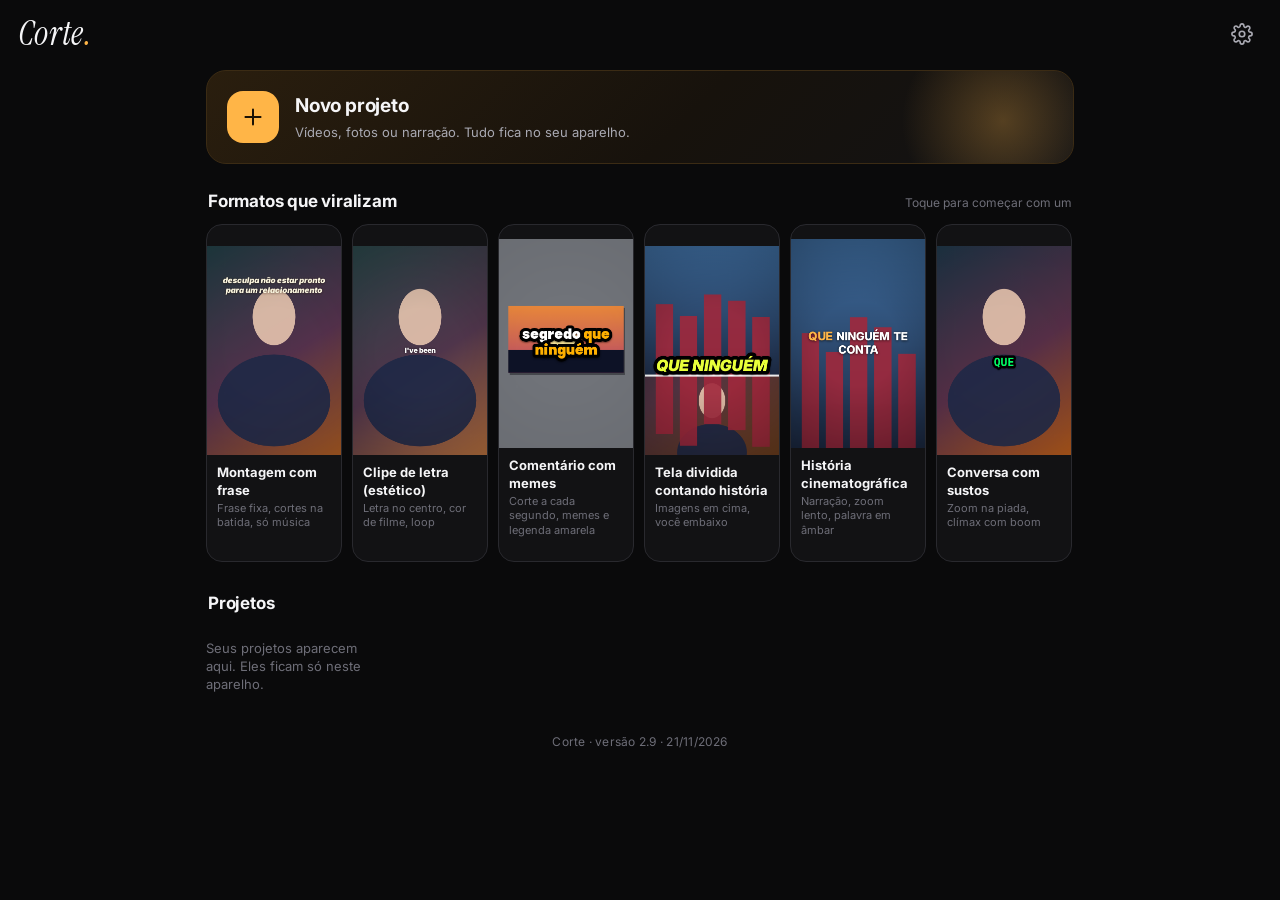
<file: index.html>
<!doctype html>
<html lang="pt-BR">
<head>
<meta charset="utf-8">
<meta name="viewport" content="width=device-width, initial-scale=1, viewport-fit=cover, interactive-widget=resizes-content">
<meta name="theme-color" content="#0A0A0B">
<meta name="apple-mobile-web-app-capable" content="yes">
<meta name="apple-mobile-web-app-status-bar-style" content="black-translucent">
<meta name="apple-mobile-web-app-title" content="Corte">
<meta name="corte-build" content="2.9">
<title>Corte — editor de vídeo com IA</title>
<link rel="manifest" href="manifest.webmanifest">
<link rel="apple-touch-icon" href="icons/icon-180.png">
<link rel="icon" href="icons/icon-192.png">
<link rel="preconnect" href="https://fonts.googleapis.com">
<link rel="preconnect" href="https://fonts.gstatic.com" crossorigin>
<link rel="stylesheet" href="https://fonts.googleapis.com/css2?family=Inter:wght@400;500;600;700;800;900&family=Instrument+Serif:ital@0;1&display=swap">
<link rel="stylesheet" href="css/app.css">
</head>
<body>
<input type="file" id="fileIn" accept="video/*,image/*,audio/*" multiple hidden>
<input type="file" id="musicIn" accept="audio/*,video/*" hidden>
<input type="file" id="refIn" accept="video/*" hidden>

<!-- ===================== INÍCIO ===================== -->
<section id="home" class="screen">
  <header class="home-top">
    <div class="brand">Corte<span>.</span></div>
    <button class="icon-btn" id="btnSettings" aria-label="Ajustes"></button>
  </header>
  <div class="home-body">
    <button class="new-card" id="btnNew">
      <span class="plus" aria-hidden="true"></span>
      <span class="nc-text"><b>Novo projeto</b><small>Vídeos, fotos ou narração. Tudo fica no seu aparelho.</small></span>
    </button>
    <div class="row-head"><h2>Formatos que viralizam</h2><span>Toque para começar com um</span></div>
    <div class="style-rail" id="styleRail"></div>
    <div class="row-head"><h2>Projetos</h2><span id="projCount"></span></div>
    <div class="proj-grid" id="projGrid"></div>
    <p class="app-version" id="appVersion"></p>
  </div>
</section>

<!-- ===================== EDITOR ===================== -->
<section id="editor" class="screen" hidden>
  <header class="ed-top">
    <button class="icon-btn" id="btnBack" aria-label="Voltar para o início"></button>
    <input class="proj-name" id="projName" aria-label="Nome do projeto">
    <button class="pill" id="btnFormat"><span id="fmtLabel">9:16 · Reels</span></button>
    <button class="btn-export" id="btnExport">Exportar</button>
  </header>

  <div class="stage" id="stage">
    <div class="player" id="player">
      <canvas id="preview"></canvas>
      <canvas id="overlay" aria-hidden="true"></canvas>
      <div class="safe" id="safeGuide" hidden></div>
      <div class="empty" id="emptyState">
        <p class="e-title">Pronto para editar</p>
        <p class="e-sub">Diga o que você quer na barra abaixo, ou escolha um estilo.</p>
        <div class="e-media" id="emptyMedia"></div>
      </div>
      <div class="tr-pill" id="trPill" hidden></div>
      <div class="busy" id="busy" hidden><div class="spinner"></div><ol id="stages"></ol></div>
    </div>
  </div>

  <div class="transport">
    <span class="tc" id="tc">00:00.0</span>
    <button class="icon-btn" id="btnUndo" aria-label="Desfazer"></button>
    <button class="play" id="btnPlay" aria-label="Tocar"></button>
    <button class="icon-btn" id="btnRedo" aria-label="Refazer"></button>
    <span class="tc dim" id="tcTotal">00:00.0</span>
  </div>

  <div class="timeline" id="timeline">
    <div class="playhead" aria-hidden="true"></div>
    <div class="tl-scroll" id="tlScroll"><div class="tl-inner" id="tlInner"></div></div>
    <div class="tl-zoom"><button id="zoomOut" aria-label="Diminuir linha do tempo">−</button><button id="zoomIn" aria-label="Aumentar linha do tempo">+</button></div>
  </div>

  <div class="ai-bar" id="aiBar">
    <button class="ai-mic" id="btnMic" aria-label="Falar o pedido"><span class="ring"></span></button>
    <input id="aiInput" placeholder="Peça para a IA editar…" autocomplete="off" enterkeyhint="send">
    <button class="ai-send" id="btnSend" aria-label="Enviar pedido"></button>
  </div>
  <div class="reply" id="reply" hidden></div>

  <nav class="toolbar" id="toolbar" aria-label="Ferramentas"></nav>
</section>

<!-- folhas -->
<div class="sheet" id="sheet" hidden><div class="sheet-body" role="dialog" aria-modal="true" aria-labelledby="sheetTitle"><div class="grab"></div><button class="sheet-x" id="sheetX" aria-label="Fechar"></button><div id="sheetContent"></div></div></div>
<div class="toast" id="toast" role="status" aria-live="polite"></div>

<script type="module" src="js/app.js?v=2.9"></script>
</body>
</html>
</file>
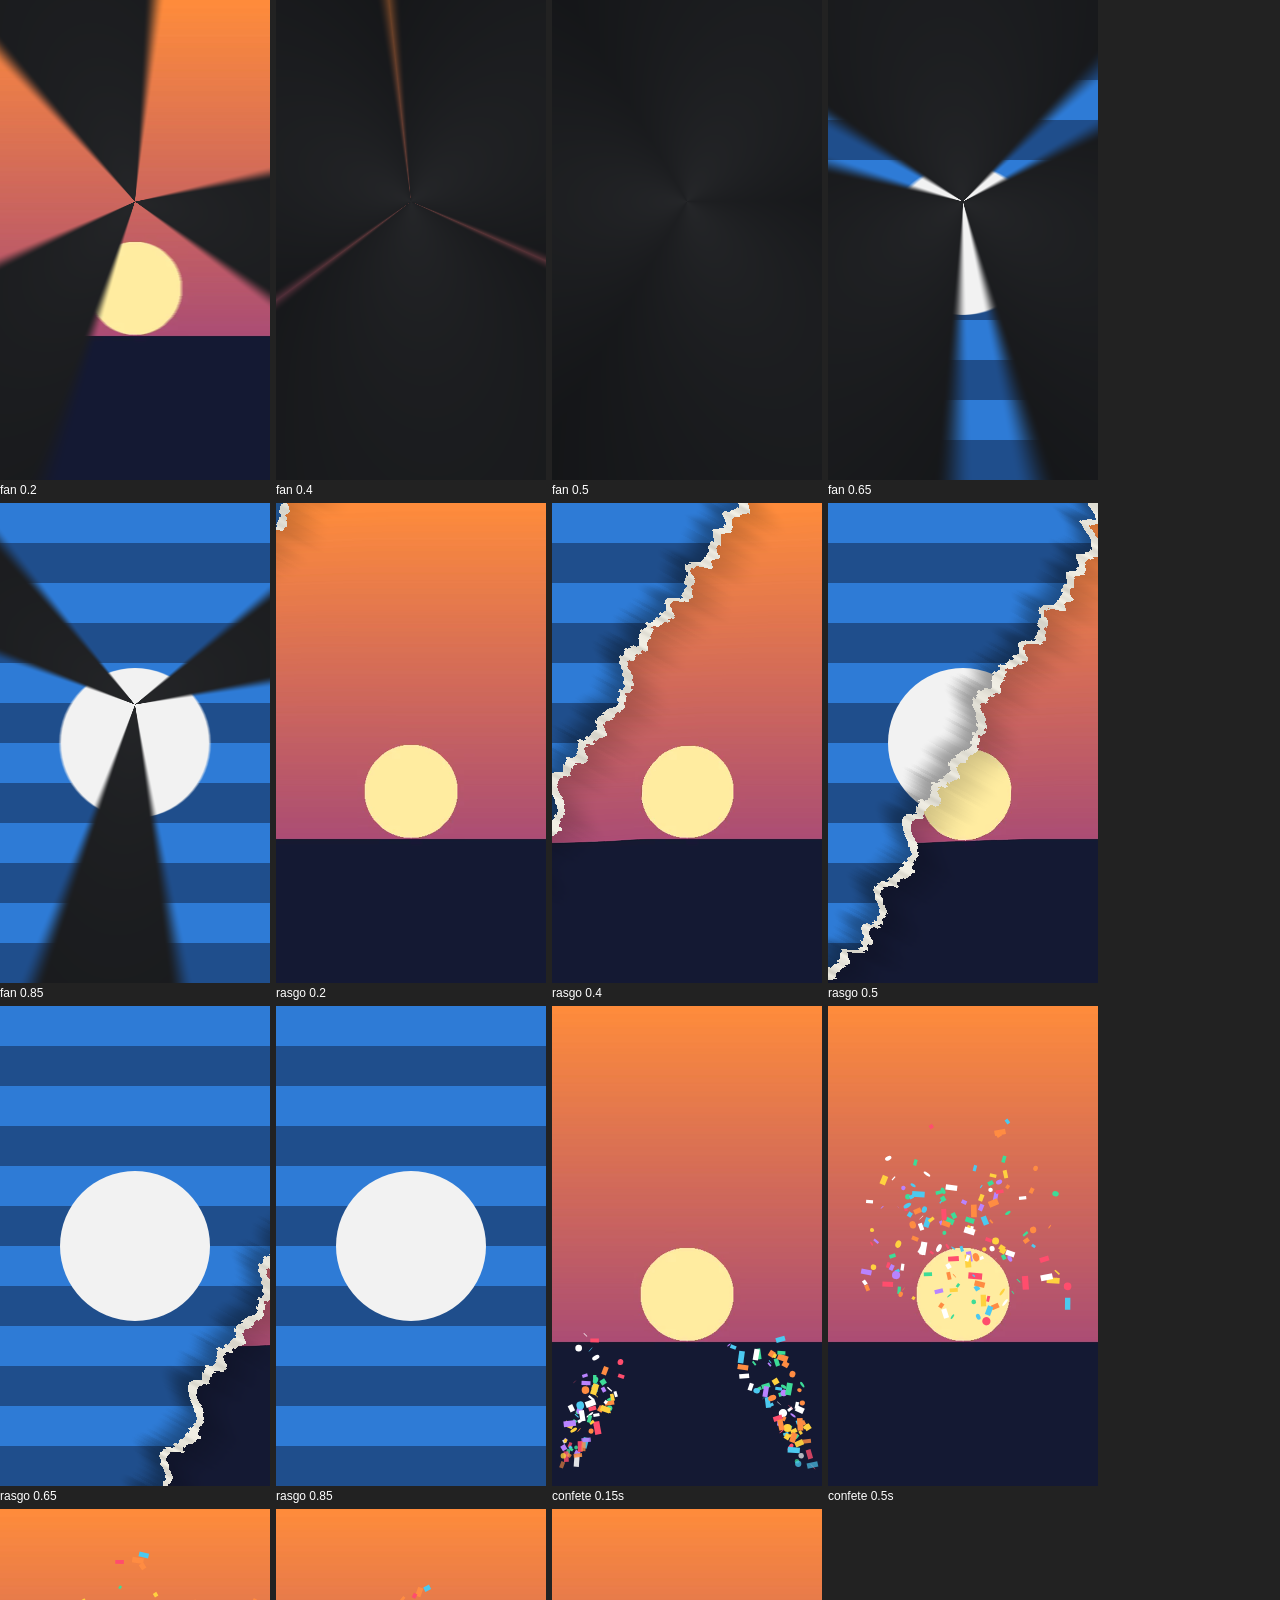
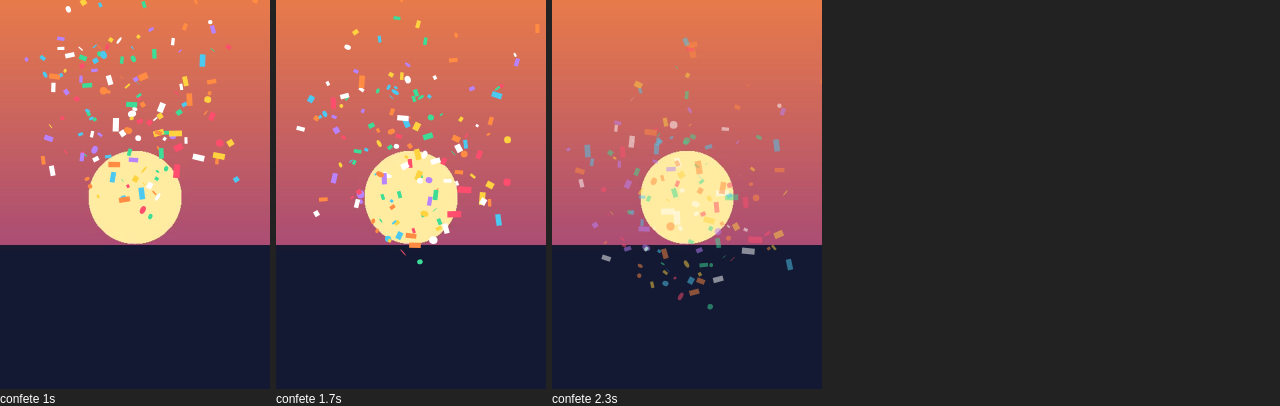
<file: tests/t_novidades.html>
<!doctype html><meta charset="utf-8"><body style="margin:0;background:#222">
<!-- Novidades de 21/11/2026: transições ventilador e papel rasgando (WebGL) e confete (canvas) -->
<div id="out" style="display:flex;flex-wrap:wrap;gap:6px"></div>
<script type="module">
import { Compositor } from '../js/engine/gl.js';
import { drawConfetti, drawTextBlock, ensureFonts, FONTS } from '../js/engine/captions.js';
await ensureFonts(Object.keys(FONTS));
const W = 270, H = 480;
const bg = new Image(); bg.src = 'bg.png'; await bg.decode();
// segunda imagem: listras azuis com um círculo (bem diferente da primeira)
const b2 = document.createElement('canvas'); b2.width = 540; b2.height = 960; const x = b2.getContext('2d');
for (let i = 0; i < 12; i++) { x.fillStyle = i % 2 ? '#1F4E8C' : '#2E7BD6'; x.fillRect(0, i * 80, 540, 80); }
x.fillStyle = '#F2F2F2'; x.beginPath(); x.arc(270, 480, 150, 0, 7); x.fill();
const add = (label, draw) => { const d = document.createElement('div'); d.style.cssText = 'color:#fff;font:12px sans-serif;width:' + W + 'px'; const c = document.createElement('canvas'); c.width = W; c.height = H; d.append(c, label); document.getElementById('out').append(d); draw(c); };
const gl = document.createElement('canvas'); gl.width = W; gl.height = H;
const comp = new Compositor(gl);
const A = { el: bg, crop: [0, 0, 1, 1], fit: false }, B = { el: b2, crop: [0, 0, 1, 1], fit: false };
for (const trans of ['fan', 'rasgo']) for (const mix of [0.2, 0.4, 0.5, 0.65, 0.85]) add(`${trans} ${mix}`, c => { comp.draw({ A, B, mix, trans, look: 'none', intensity: 0, time: 1 }); c.getContext('2d').drawImage(gl, 0, 0); });
for (const age of [0.15, 0.5, 1.0, 1.7, 2.3]) add(`confete ${age}s`, c => { const ctx = c.getContext('2d'); ctx.drawImage(bg, 0, 0, W, H); drawConfetti(ctx, age, 2.6, W, H, 1); });
window.done = true;
</script>
</file>
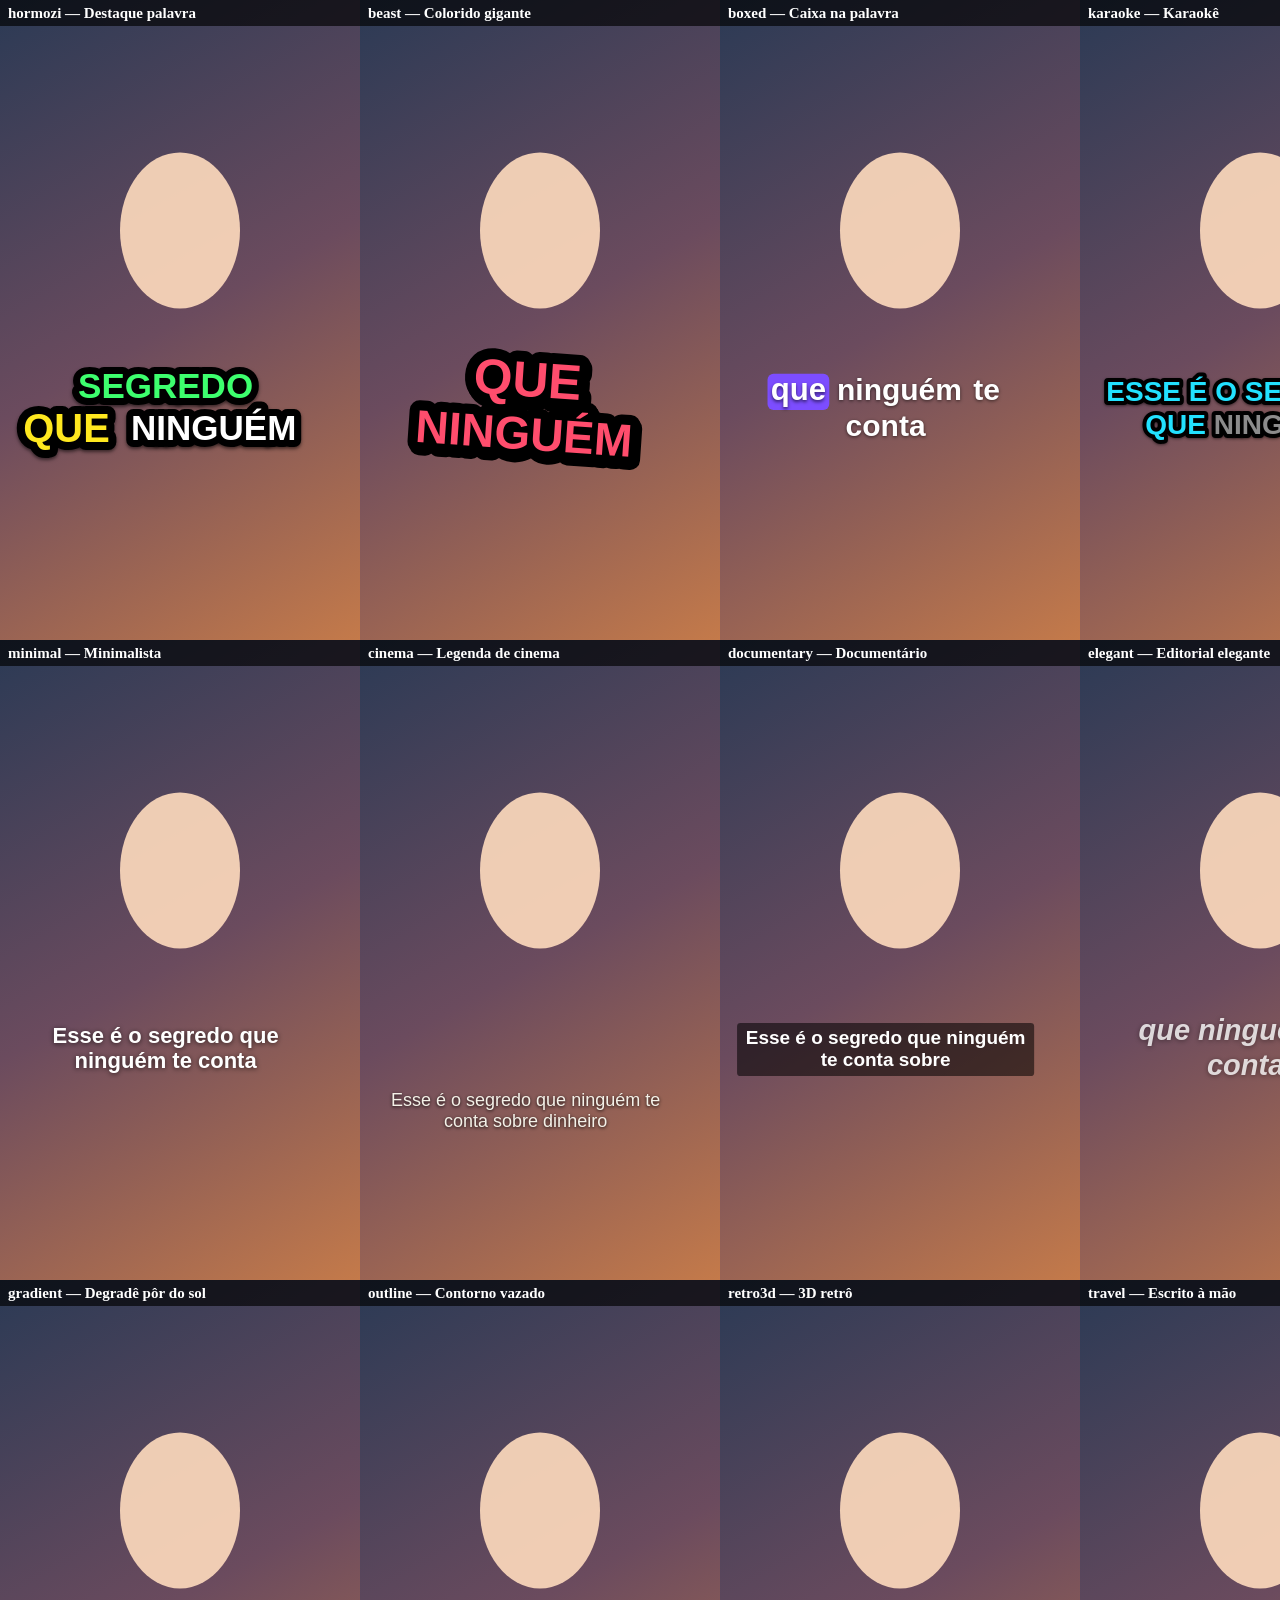
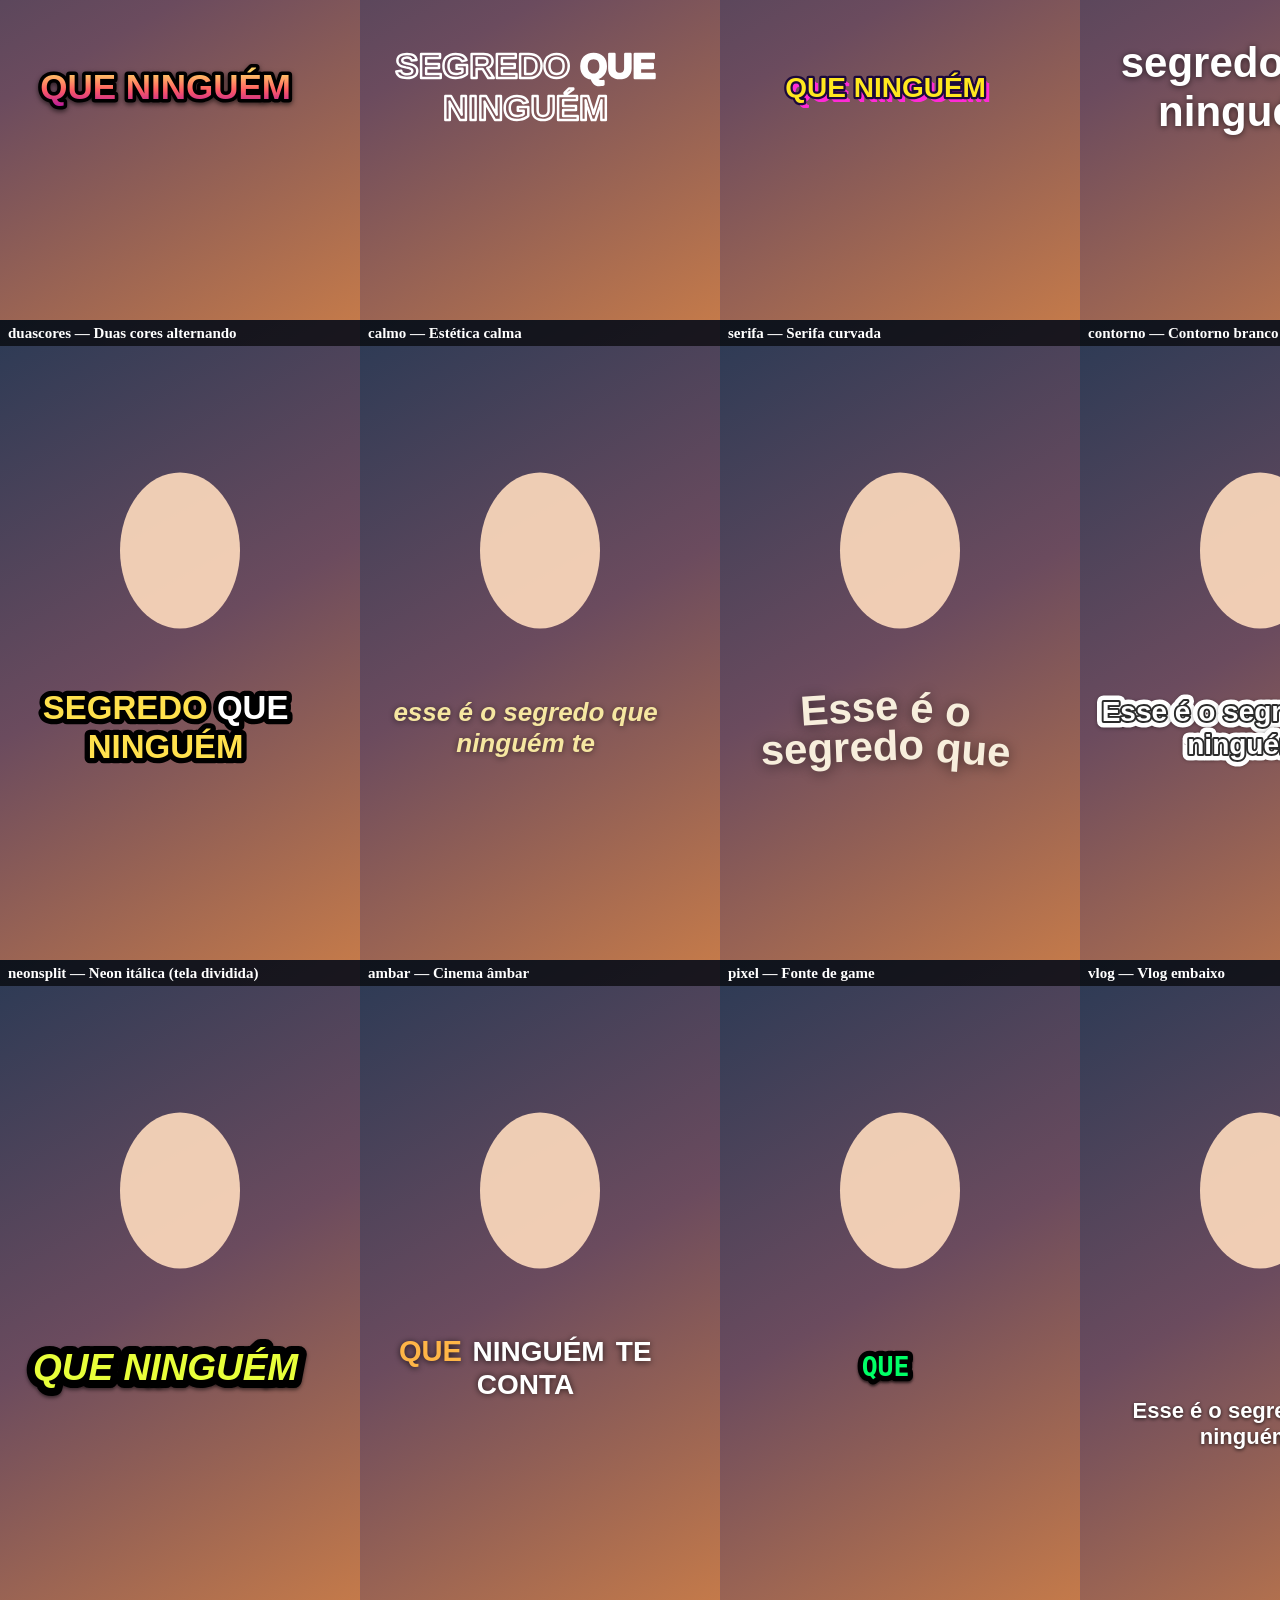
<file: tests/t_styles.html>
<!doctype html><meta charset=utf-8><body style="margin:0"><canvas id=c></canvas><script type=module>
import { CAPTION_STYLES, drawCaption, groupWords, markEmphasis, drawShape, SHAPES, ensureFonts, FONTS } from '../js/engine/captions.js';
const q = new URLSearchParams(location.search);
const W = 360, H = 640, cols = q.get('shapes') ? 4 : 6;
const ids = q.get('shapes') ? Object.keys(SHAPES) : Object.keys(CAPTION_STYLES);
const rows = Math.ceil(ids.length / cols);
const cv = document.getElementById('c'); cv.width = W * cols; cv.height = H * rows;
const ctx = cv.getContext('2d');
await ensureFonts(Object.keys(FONTS));
const words = 'Esse é o segredo que ninguém te conta sobre dinheiro'.split(' ').map((w, i) => ({ w, t0: i * 0.35, t1: i * 0.35 + 0.3 }));
ids.forEach((id, k) => {
  const ox = (k % cols) * W, oy = Math.floor(k / cols) * H;
  ctx.save(); ctx.translate(ox, oy);
  const g = ctx.createLinearGradient(0, 0, W, H); g.addColorStop(0, '#2b3a55'); g.addColorStop(0.5, '#6b4b5e'); g.addColorStop(1, '#c47a4a'); ctx.fillStyle = g; ctx.fillRect(0, 0, W, H);
  ctx.fillStyle = 'rgba(255,220,190,.9)'; ctx.beginPath(); ctx.ellipse(W * 0.5, H * 0.36, 60, 78, 0, 0, 7); ctx.fill();
  ctx.beginPath(); ctx.rect(0, 0, W, H); ctx.clip();
  if (q.get('shapes')) {
    drawShape(ctx, { shape: id, text: id === 'badge' ? 'SIGA PARA MAIS' : 'SIGA PARA MAIS', x: 0.5, y: id === 'arc' ? 0.2 : 0.45, size: 1, start: 0, dur: 10 }, 2.1, W, H, null);
  } else {
    const groups = groupWords(markEmphasis(words), id);
    drawCaption(ctx, groups, 1.6, id, { x: W * 0.06, y: H * 0.12, w: W * 0.8, h: H * 0.66 }, H * 0.64, {});
  }
  ctx.restore();
  ctx.fillStyle = '#000a'; ctx.fillRect(ox, oy, W, 26); ctx.fillStyle = '#fff'; ctx.font = '600 15px Inter'; ctx.fillText(id + ' — ' + (CAPTION_STYLES[id] || SHAPES[id]).label, ox + 8, oy + 18);
});
window.__r = { url: cv.toDataURL('image/png') };
window.__done = true;
</script>
</file>
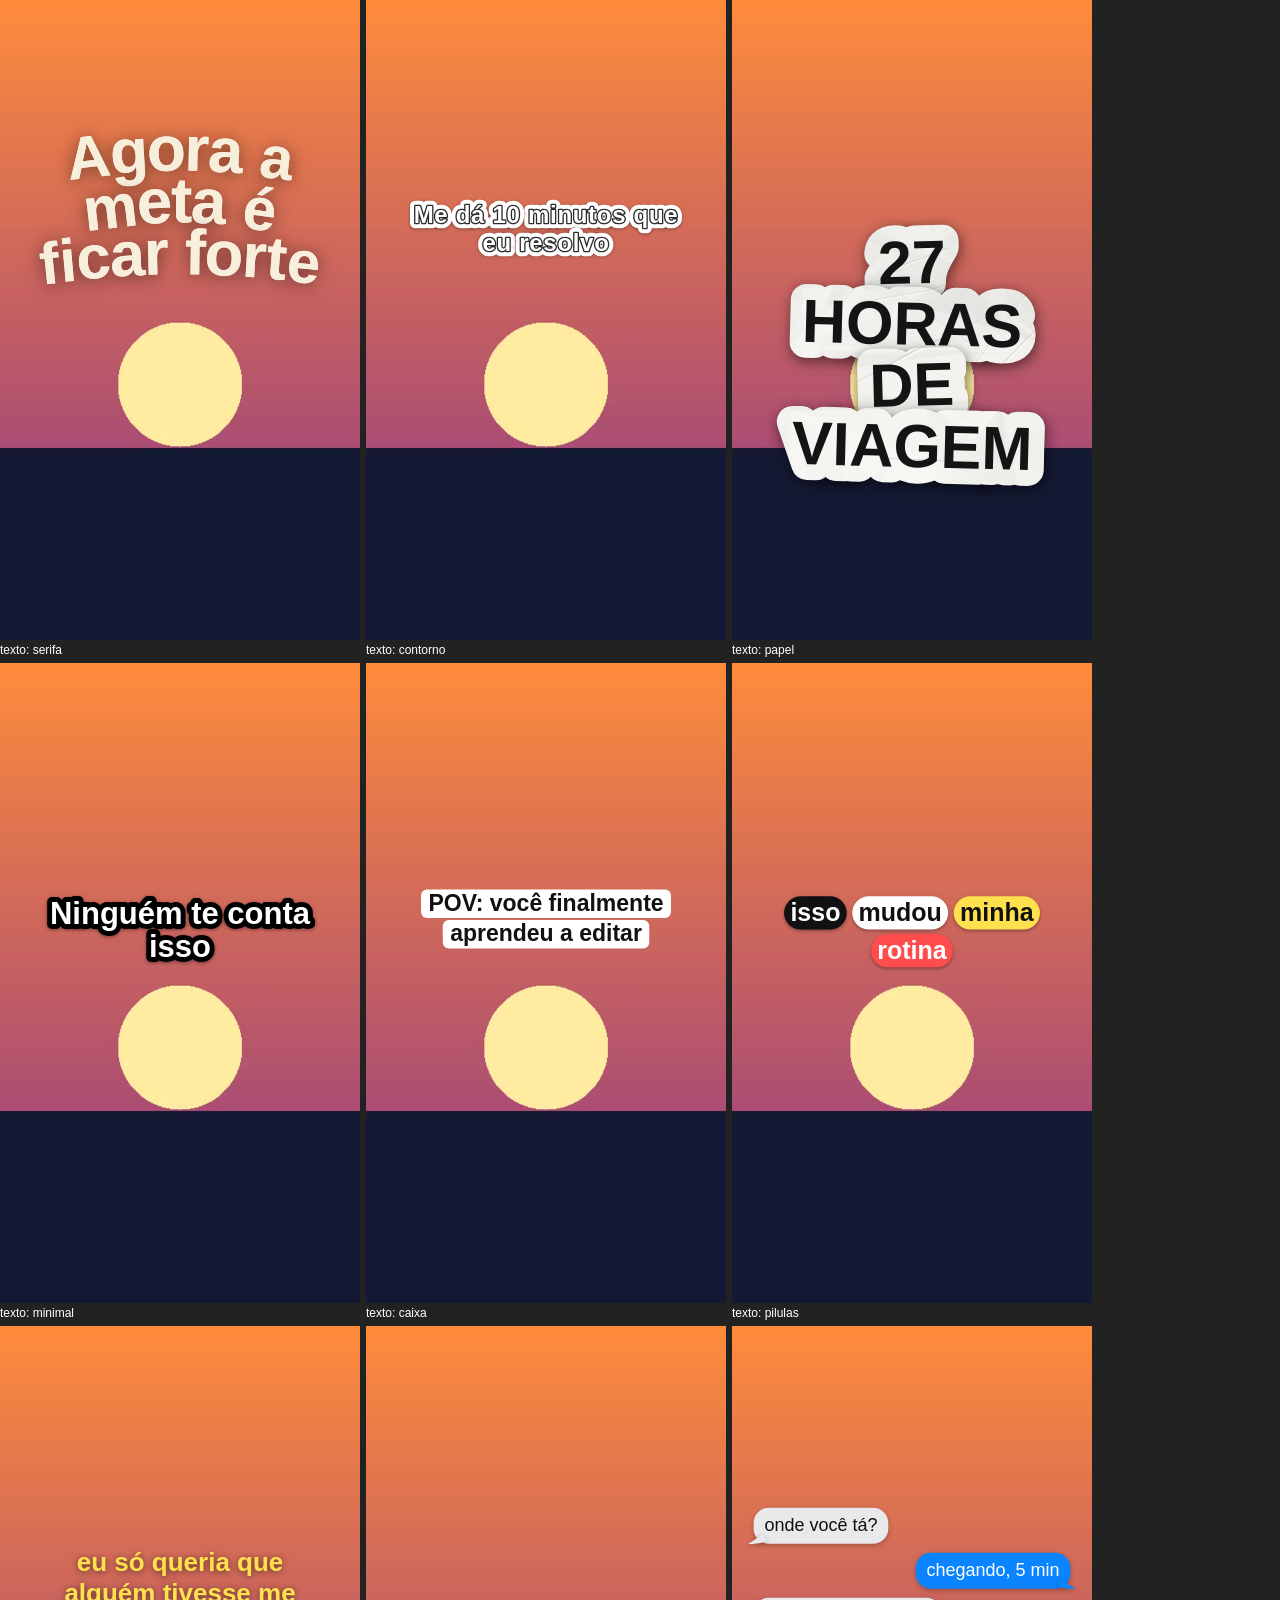
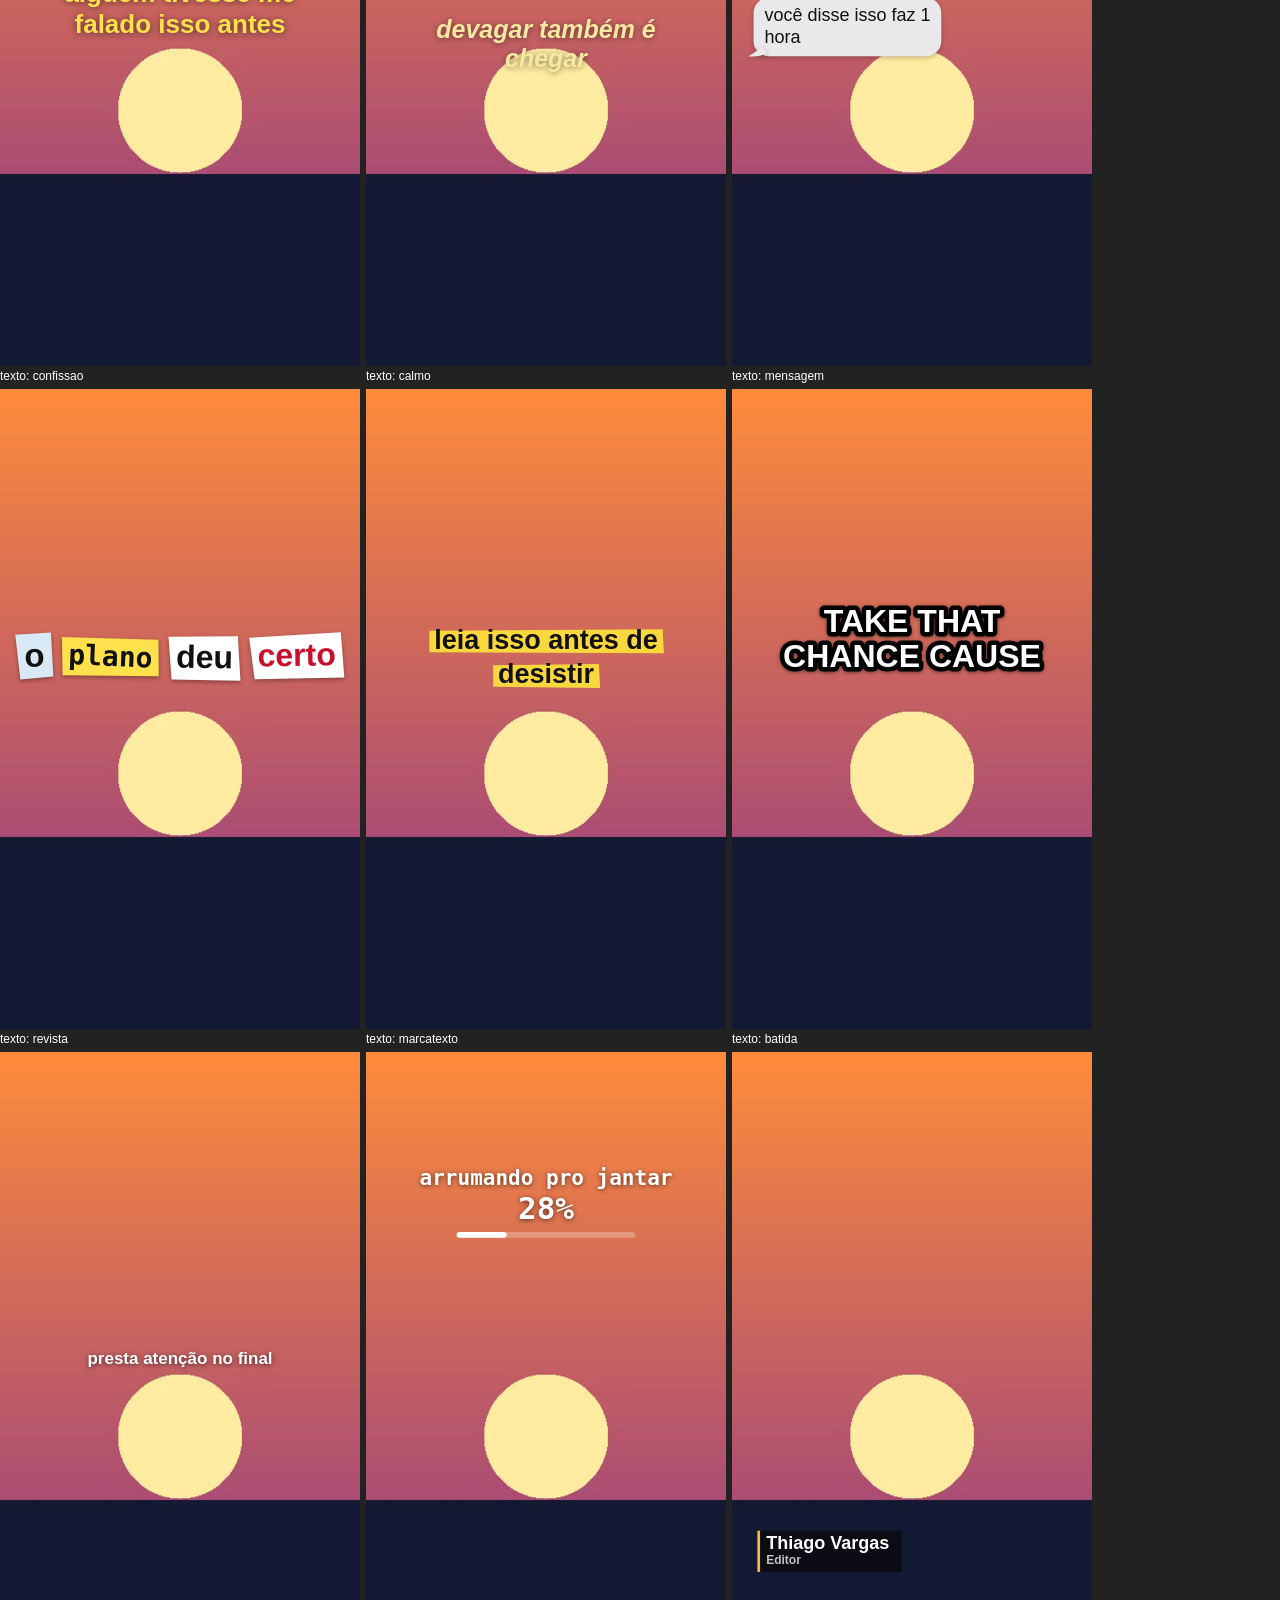
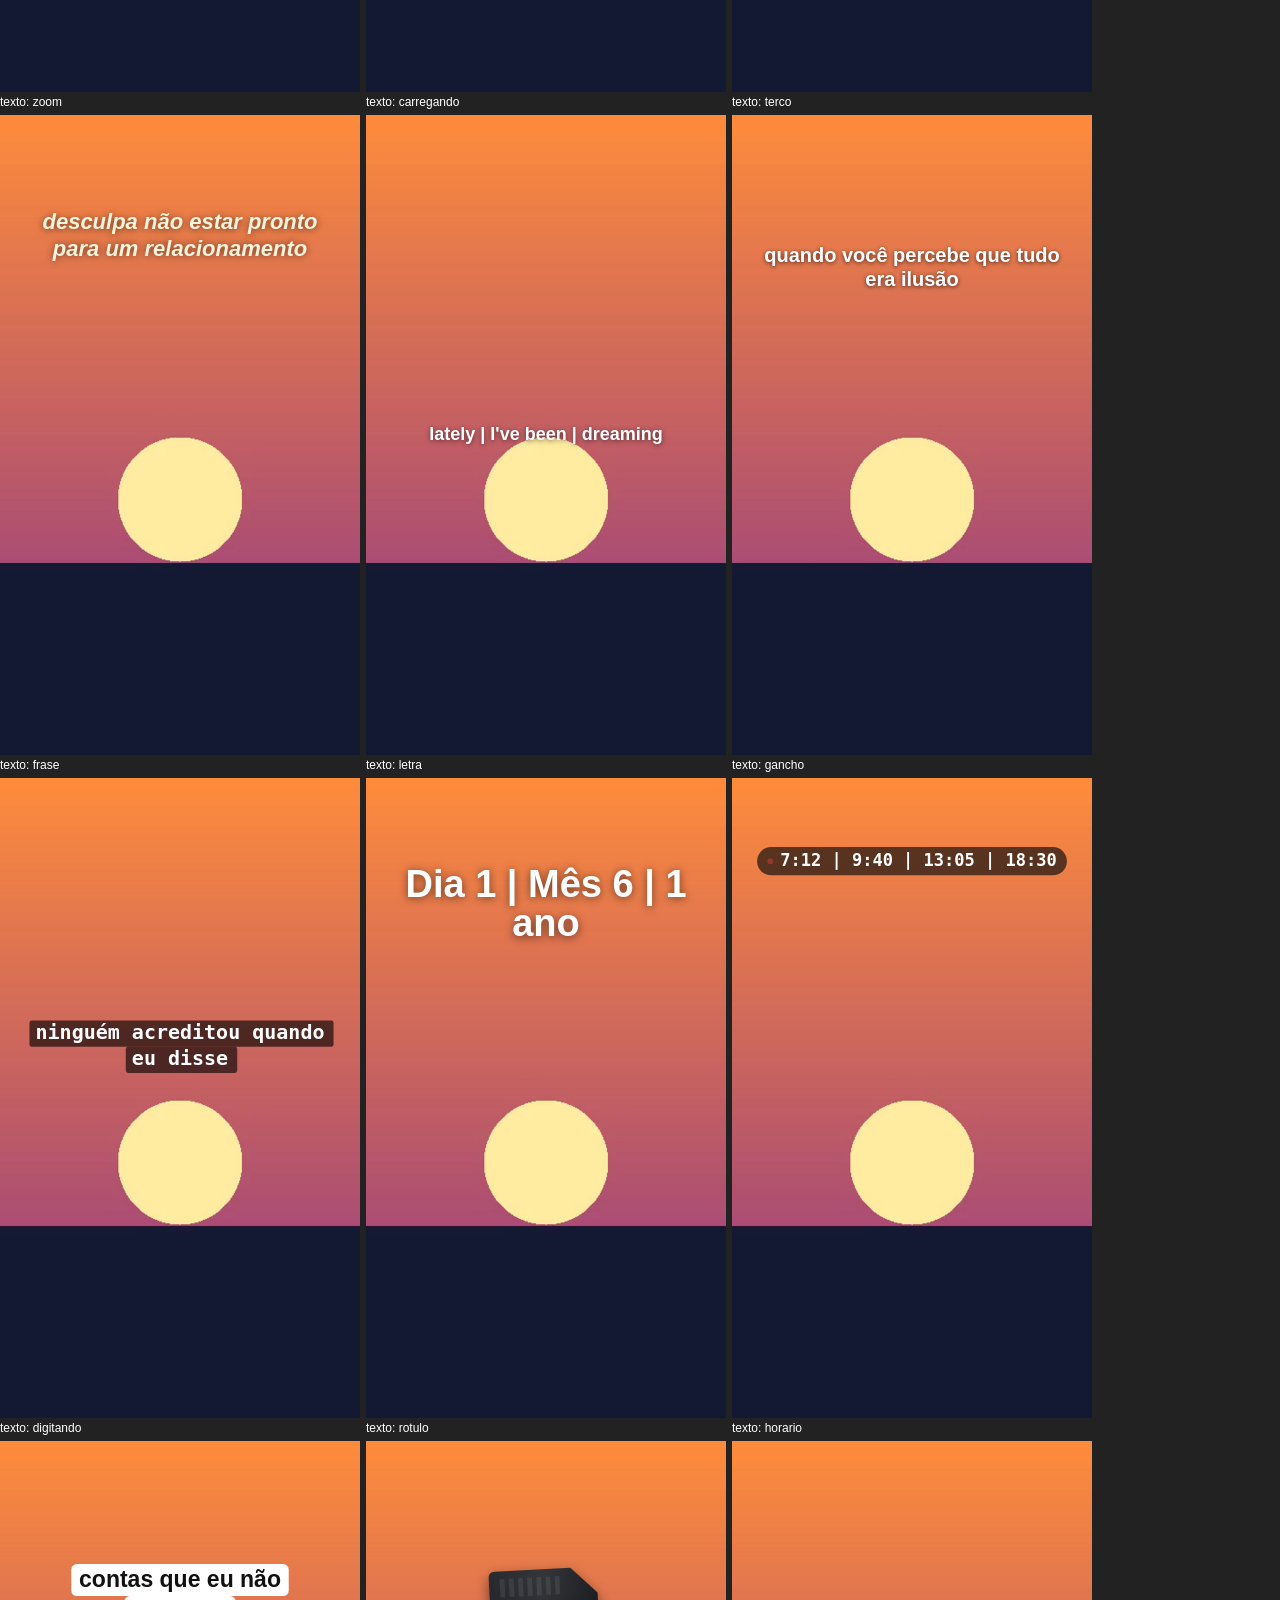
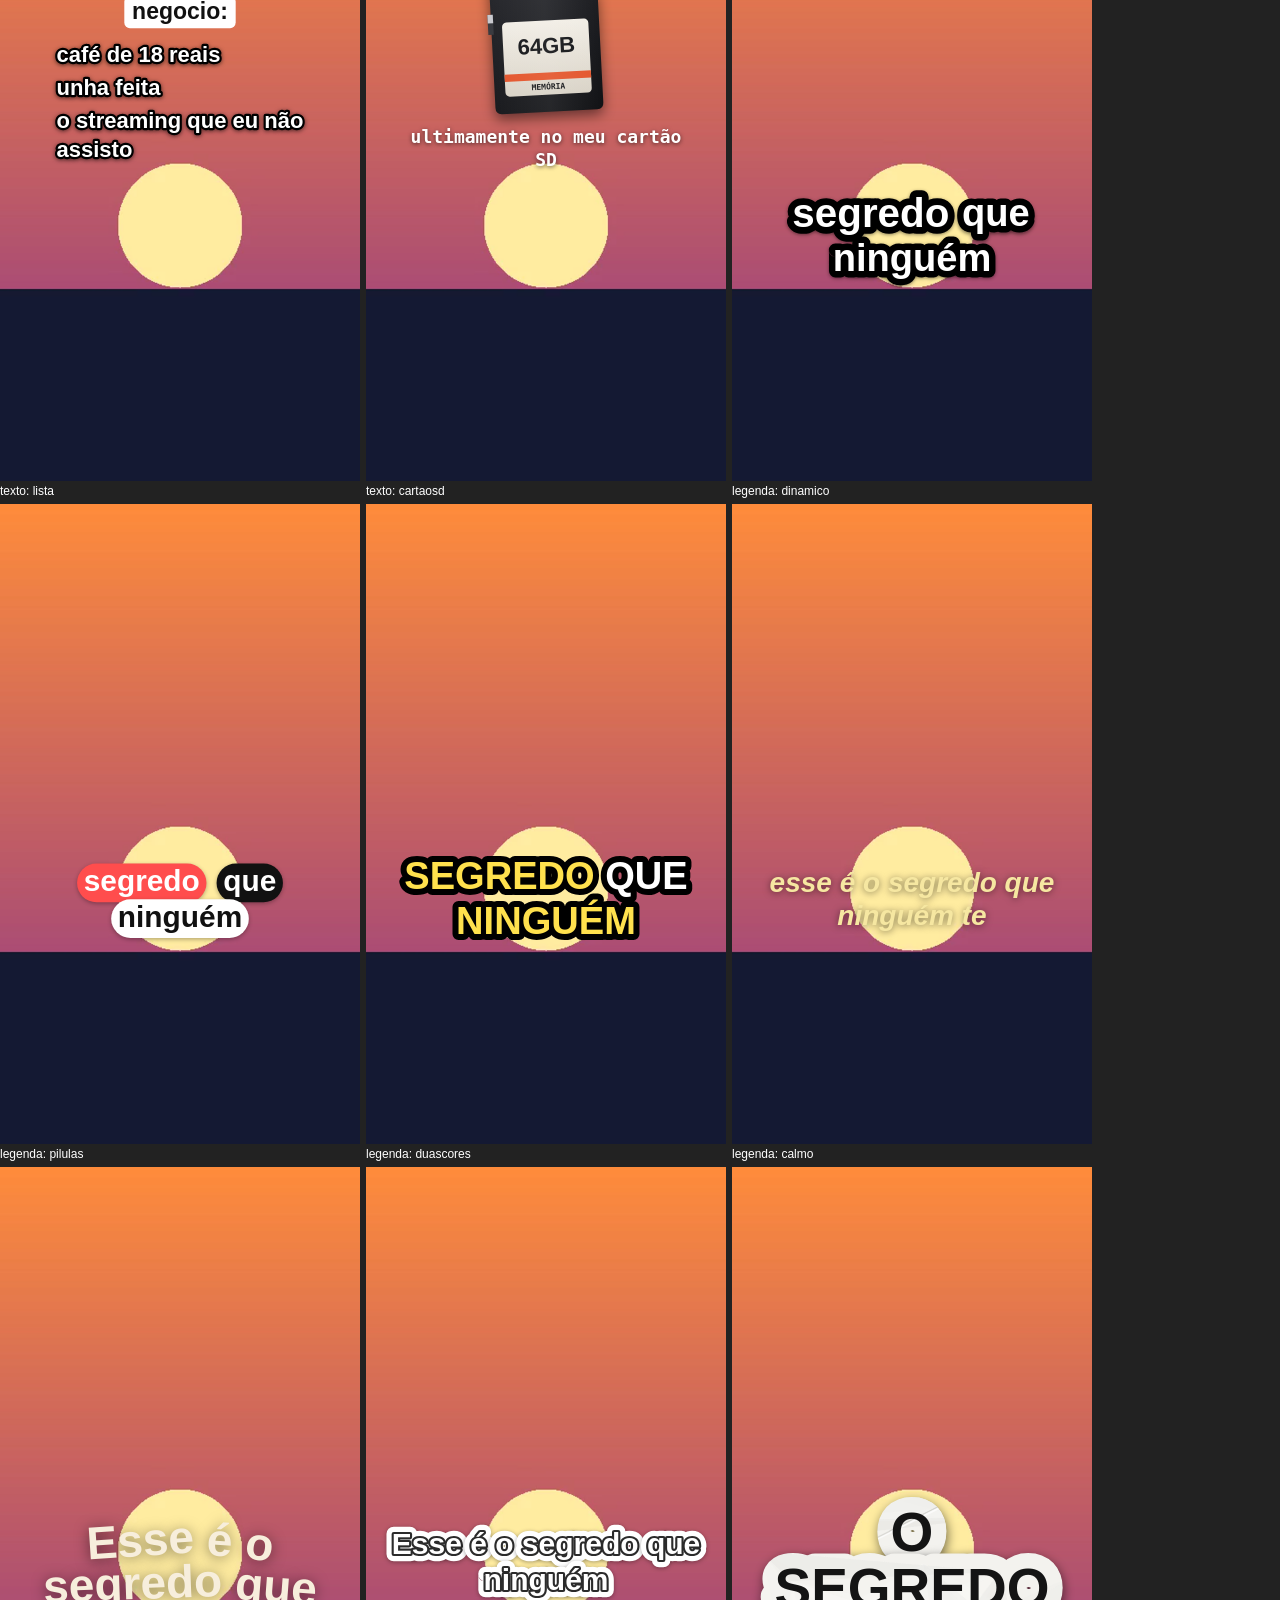
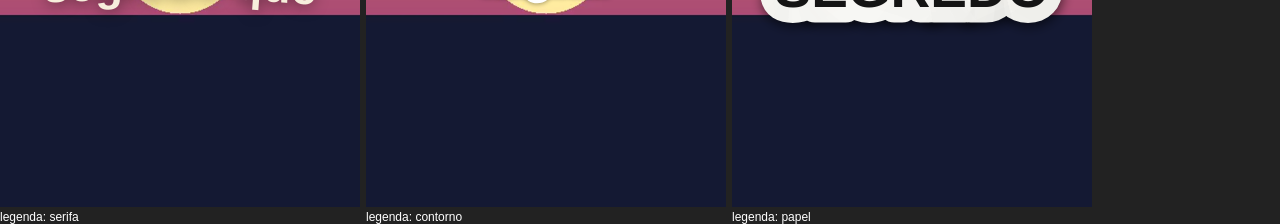
<file: tests/t_textos.html>
<!doctype html><meta charset="utf-8"><body style="margin:0;background:#222">
<div id="out" style="display:flex;flex-wrap:wrap;gap:6px"></div>
<script type="module">
import { drawTextBlock, drawCaption, groupWords, markEmphasis, ensureFonts, FONTS, TEXT_STYLES, CAPTION_STYLES } from '../js/engine/captions.js';
await ensureFonts(Object.keys(FONTS));
const bg = new Image(); bg.src = 'bg.png'; await bg.decode();
const W = 360, H = 640, area = { x: W * 0.06, y: H * 0.12, w: W * 0.88, h: H * 0.7 };
const T = +(new URLSearchParams(location.search).get('t') || 2.2);
const words = 'Esse é o segredo que ninguém te conta sobre viajar barato'.split(' ').map((w, i) => ({ w, t0: i * 0.3, t1: i * 0.3 + 0.28 }));
const add = (label, fn) => { const d = document.createElement('div'); d.style.cssText = 'color:#fff;font:12px sans-serif;width:360px'; const c = document.createElement('canvas'); c.width = W; c.height = H; d.append(c, label); document.getElementById('out').append(d); const ctx = c.getContext('2d'); ctx.drawImage(bg, 0, 0, W, H); fn(ctx); };
const only = new URLSearchParams(location.search).get('k');
if (only !== 'cap') for (const [id, st] of Object.entries(TEXT_STYLES)) add('texto: ' + id, ctx => drawTextBlock(ctx, { text: st.sample, style: id, start: 0, dur: 8, beats: [0.3, 0.8, 1.3, 1.8, 2.3, 2.8, 3.3] }, T, W, H, area));
if (only !== 'txt') for (const id of ['dinamico', 'pilulas', 'duascores', 'calmo', 'serifa', 'contorno', 'papel']) add('legenda: ' + id, ctx => drawCaption(ctx, groupWords(markEmphasis(words), id, W), 1.0, id, area, H * 0.62, {}));
window.done = true;
</script>
</file>
<file: css/app.css>
:root{
  --bg:#0A0A0B; --s1:#121214; --s2:#1A1A1D; --s3:#232327; --line:#29292E; --line2:#36363C;
  --ink:#F5F5F7; --ink2:#A9A9B2; --ink3:#6E6E78;
  --amber:#FFB547; --amberInk:#1B1204; --violet:#9B7BFF; --green:#4FD18B; --blue:#6FB1FF; --orange:#FF8A3D; --red:#FF5A4E;
  --r:12px; --ui:"Inter",system-ui,-apple-system,"Segoe UI",sans-serif; --serif:"Instrument Serif",Georgia,serif;
  --sat:env(safe-area-inset-top); --sab:env(safe-area-inset-bottom);
}
*{box-sizing:border-box;-webkit-tap-highlight-color:transparent}
html,body{margin:0;height:100%;background:var(--bg);color:var(--ink);font:15px/1.4 var(--ui);-webkit-font-smoothing:antialiased;-webkit-text-size-adjust:100%;overscroll-behavior:none}
button,input,textarea,select{font:inherit;color:inherit}
button{cursor:pointer;border:0;background:none;padding:0}
:focus-visible{outline:2px solid var(--amber);outline-offset:2px;border-radius:6px}
[hidden]{display:none!important}
svg{display:block}

/* ---------- comuns ---------- */
.icon-btn{width:40px;height:40px;display:grid;place-items:center;border-radius:12px;color:var(--ink2)}
.icon-btn:hover{background:var(--s2);color:var(--ink)}
.icon-btn:disabled{opacity:.3}
.btn{display:inline-flex;align-items:center;justify-content:center;gap:8px;min-height:44px;padding:0 18px;border-radius:12px;background:var(--s3);color:var(--ink);font-weight:600;border:1px solid var(--line2)}
.btn.primary{background:var(--amber);color:var(--amberInk);border-color:var(--amber)}
.btn.ghost{background:transparent}
.btn.wide{width:100%}
.btn.sm{min-height:34px;padding:0 12px;font-size:13px;border-radius:10px}
.btn:disabled{opacity:.4}
.chip{flex:none;display:inline-flex;align-items:center;gap:6px;border:1px solid var(--line2);background:var(--s2);color:var(--ink2);border-radius:999px;padding:7px 13px;font-size:13px;font-weight:600;white-space:nowrap}
.chip.on{background:var(--ink);color:var(--bg);border-color:var(--ink)}
.chips{display:flex;flex-wrap:wrap;gap:6px}
.chips.scroll{flex-wrap:nowrap;overflow-x:auto;scrollbar-width:none;padding-bottom:2px}
.chips.scroll::-webkit-scrollbar{display:none}
.muted{color:var(--ink3);font-size:13px}
.label{font-size:11px;letter-spacing:.08em;text-transform:uppercase;color:var(--ink3);font-weight:700;margin:16px 0 8px}

/* ---------- início ---------- */
.screen{min-height:100dvh}
.home-top{display:flex;justify-content:space-between;align-items:center;padding:calc(14px + var(--sat)) 18px 6px}
.brand{font:italic 34px/1 var(--serif);letter-spacing:.3px}
.brand span{color:var(--amber)}
.home-body{max-width:900px;margin:0 auto;padding:10px 16px calc(40px + var(--sab))}
.new-card{width:100%;display:flex;align-items:center;gap:16px;padding:20px;border-radius:20px;text-align:left;background:linear-gradient(135deg,#2A1E0E 0%,#17120C 55%,#121214 100%);border:1px solid #3B2B14;position:relative;overflow:hidden}
.new-card::after{content:"";position:absolute;right:-40px;top:-60px;width:220px;height:220px;border-radius:50%;background:radial-gradient(circle,rgba(255,181,71,.28),transparent 65%)}
.new-card .plus{width:52px;height:52px;border-radius:16px;background:var(--amber);display:grid;place-items:center;flex:none;color:var(--amberInk)}
.nc-text b{display:block;font-size:19px;font-weight:700;letter-spacing:-.2px}
.nc-text small{display:block;color:var(--ink2);margin-top:3px;font-size:13px}
.row-head{display:flex;align-items:baseline;justify-content:space-between;margin:26px 2px 10px}
.row-head h2{margin:0;font-size:17px;font-weight:700;letter-spacing:-.2px}
.row-head span{color:var(--ink3);font-size:12px}
.style-rail{display:flex;gap:10px;overflow-x:auto;scrollbar-width:none;padding-bottom:4px;scroll-snap-type:x mandatory}
.style-rail::-webkit-scrollbar{display:none}
.style-card{flex:none;width:136px;scroll-snap-align:start;border-radius:16px;overflow:hidden;background:var(--s1);border:1px solid var(--line);text-align:left}
.style-card canvas{display:block;width:100%;aspect-ratio:9/14}
.style-card .sc-t{padding:8px 10px 10px}
.style-card b{display:block;font-size:13px}
.style-card span{display:block;font-size:11px;color:var(--ink3);margin-top:2px;line-height:1.3}
.style-card.on{border-color:var(--amber);box-shadow:0 0 0 1px var(--amber)}
.proj-grid{display:grid;grid-template-columns:repeat(auto-fill,minmax(150px,1fr));gap:10px}
.proj{position:relative;border-radius:14px;overflow:hidden;background:var(--s1);border:1px solid var(--line);text-align:left}
.proj .th{aspect-ratio:4/3;background:#000 center/cover}
.proj .pt{padding:8px 10px}
.proj b{display:block;font-size:13px;white-space:nowrap;overflow:hidden;text-overflow:ellipsis}
.proj span{font-size:11px;color:var(--ink3)}
.proj .del{position:absolute;top:6px;right:6px;width:28px;height:28px;border-radius:8px;background:rgba(0,0,0,.6);color:#fff;display:grid;place-items:center}

/* ---------- editor ---------- */
#editor{height:100dvh;display:flex;flex-direction:column;overflow:hidden}
.ed-top{display:flex;align-items:center;gap:6px;padding:calc(6px + var(--sat)) 8px 6px;border-bottom:1px solid var(--line)}
.proj-name{flex:1;min-width:0;background:none;border:0;font-weight:600;font-size:15px;padding:6px 4px;color:var(--ink);text-overflow:ellipsis}
.proj-name:focus{background:var(--s2);border-radius:8px;outline:none}
.pill{border:1px solid var(--line2);background:var(--s2);border-radius:999px;padding:7px 12px;font-size:12px;font-weight:700;color:var(--ink2);white-space:nowrap}
.btn-export{background:var(--amber);color:var(--amberInk);font-weight:800;font-size:14px;border-radius:999px;padding:9px 16px}
.btn-export:disabled{opacity:.4}
.stage{flex:1;min-height:0;display:flex;align-items:center;justify-content:center;padding:10px;background:radial-gradient(ellipse at 50% 40%,#151518,#0A0A0B 70%)}
.player{position:relative;height:100%;max-width:100%;display:flex;align-items:center;justify-content:center}
.player canvas{display:block;max-height:100%;max-width:100%;border-radius:10px;background:#000;box-shadow:0 20px 60px rgba(0,0,0,.6)}
.safe{position:absolute;border:1.5px dashed rgba(255,181,71,.8);pointer-events:none;border-radius:4px}
.empty{position:absolute;inset:0;display:flex;flex-direction:column;align-items:center;justify-content:center;text-align:center;padding:20px;gap:6px}
.e-title{margin:0;font:italic 30px/1.1 var(--serif)}
.e-sub{margin:0;color:var(--ink2);font-size:14px;max-width:300px}
.e-media{display:flex;gap:6px;flex-wrap:wrap;justify-content:center;margin-top:14px;max-width:340px}
.e-media img{width:56px;height:56px;object-fit:cover;border-radius:10px;border:1px solid var(--line2)}
.e-media .add{width:56px;height:56px;border-radius:10px;border:1.5px dashed var(--line2);display:grid;place-items:center;color:var(--ink2)}
.busy{position:absolute;inset:0;background:rgba(10,10,11,.86);backdrop-filter:blur(6px);-webkit-backdrop-filter:blur(6px);display:flex;flex-direction:column;align-items:center;justify-content:center;gap:16px;border-radius:10px;padding:20px}
.spinner{width:34px;height:34px;border-radius:50%;border:3px solid var(--line2);border-top-color:var(--amber);animation:spin .8s linear infinite}
@keyframes spin{to{transform:rotate(360deg)}}
.busy ol{list-style:none;margin:0;padding:0;display:flex;flex-direction:column;gap:6px;max-width:320px;width:100%}
.busy li{font-size:13px;color:var(--ink3);display:flex;justify-content:space-between;gap:10px}
.busy li.run{color:var(--ink)}
.busy li.done{color:var(--green)}
.busy li.err{color:var(--red)}

.transport{display:flex;align-items:center;justify-content:center;gap:14px;padding:6px 12px}
.tc{font:600 12px/1 var(--ui);font-variant-numeric:tabular-nums;min-width:56px;text-align:center}
.tc.dim{color:var(--ink3)}
.play{width:46px;height:46px;border-radius:50%;background:var(--ink);color:var(--bg);display:grid;place-items:center}

.timeline{position:relative;height:150px;border-top:1px solid var(--line);border-bottom:1px solid var(--line);background:var(--s1);flex:none}
.playhead{position:absolute;left:50%;top:4px;bottom:4px;width:2px;margin-left:-1px;background:var(--ink);border-radius:2px;z-index:5;pointer-events:none;box-shadow:0 0 0 1px rgba(0,0,0,.4)}
.playhead::before{content:"";position:absolute;top:-4px;left:-4px;width:10px;height:10px;border-radius:50%;background:var(--ink)}
.tl-scroll{position:absolute;inset:0;overflow-x:auto;overflow-y:hidden;scrollbar-width:none;touch-action:pan-x}
.tl-scroll::-webkit-scrollbar{display:none}
.tl-inner{position:relative;height:100%}
.tl-ruler{position:absolute;top:0;height:18px;left:0;right:0}
.tl-ruler span{position:absolute;top:3px;font-size:9px;color:var(--ink3);transform:translateX(-50%)}
.tl-track{position:absolute;left:0;right:0}
.tl-clip{position:absolute;top:0;bottom:0;border-radius:7px;overflow:hidden;background:#000 left center/auto 100% repeat-x;border:1.5px solid rgba(255,255,255,.12);color:#fff;text-align:left}
.tl-clip.sel{border-color:var(--amber);box-shadow:0 0 0 1px var(--amber)}
.tl-clip .sp{position:absolute;left:4px;bottom:2px;font-size:9px;font-weight:800;text-shadow:0 1px 2px #000}
.tl-trans{position:absolute;top:50%;width:16px;height:16px;margin:-8px 0 0 -8px;border-radius:5px;background:var(--ink);color:var(--bg);display:grid;place-items:center;z-index:2;transform:rotate(45deg)}
.tl-trans i{transform:rotate(-45deg);font-style:normal;font-size:8px;font-weight:900}
.tl-cap{position:absolute;top:0;bottom:0;border-radius:5px;background:rgba(155,123,255,.25);border:1px solid rgba(155,123,255,.5);font-size:9px;color:#E6DEFF;padding:2px 4px;white-space:nowrap;overflow:hidden}
.tl-ov{position:absolute;top:0;bottom:0;border-radius:5px;background:rgba(255,181,71,.22);border:1px solid rgba(255,181,71,.55);font-size:9px;color:#FFE3B8;padding:2px 4px;white-space:nowrap;overflow:hidden}
.tl-mus{position:absolute;top:0;bottom:0;border-radius:5px;background:linear-gradient(90deg,rgba(79,209,139,.18),rgba(79,209,139,.32));border:1px solid rgba(79,209,139,.5);font-size:9px;color:#C9F5DC;padding:2px 6px;white-space:nowrap;overflow:hidden}
.tl-voice{position:absolute;top:0;bottom:0;border-radius:4px;background:rgba(111,177,255,.3)}
.tl-sfx{position:absolute;top:2px;width:8px;height:8px;margin-left:-4px;border-radius:2px;background:var(--orange);transform:rotate(45deg)}
.tl-beat{position:absolute;bottom:0;width:1px;height:5px;background:rgba(79,209,139,.7)}
.tl-zoom{position:absolute;right:6px;top:2px;display:flex;gap:4px;z-index:6}
.tl-zoom button{width:24px;height:20px;border-radius:6px;background:var(--s3);color:var(--ink2);font-weight:800;font-size:13px;line-height:1}

.ai-bar{display:flex;align-items:center;gap:8px;margin:8px 10px 0;padding:5px 5px 5px 5px;border-radius:999px;background:var(--s2);border:1px solid var(--line2)}
.ai-bar:focus-within{border-color:var(--amber)}
.ai-bar input{flex:1;min-width:0;background:none;border:0;outline:none;font-size:16px;padding:8px 4px}
.ai-mic,.ai-send{width:38px;height:38px;border-radius:50%;display:grid;place-items:center;flex:none;position:relative}
.ai-mic{background:var(--s3);color:var(--ink)}
.ai-mic.on{background:var(--amber);color:var(--amberInk)}
.ai-mic .ring{position:absolute;inset:-4px;border-radius:50%;border:2px solid var(--amber);opacity:0}
.ai-mic.on .ring{animation:ring 1.3s ease-out infinite}
@keyframes ring{0%{opacity:.9;transform:scale(.9)}100%{opacity:0;transform:scale(1.35)}}
.ai-send{background:var(--amber);color:var(--amberInk)}
.reply{margin:6px 10px 0;padding:10px 12px;border-radius:14px;background:var(--s2);border:1px solid var(--line);font-size:13px;max-height:30vh;overflow:auto}
.reply .r-row{display:flex;gap:6px;color:var(--ink2);margin:2px 0}
.reply .ok::before{content:"✓";color:var(--green);font-weight:800}
.reply .warn{color:#F6CF85}.reply .warn::before{content:"!";color:var(--amber);font-weight:900;width:8px}
.reply .q{color:var(--blue)}
.reply .sugg{display:flex;flex-wrap:wrap;gap:6px;margin-top:6px}
.reply .x{float:right;color:var(--ink3);font-size:18px;line-height:1;padding:0 2px}

.toolbar{display:flex;gap:2px;overflow-x:auto;scrollbar-width:none;padding:6px 6px calc(6px + var(--sab));flex:none}
.toolbar::-webkit-scrollbar{display:none}
.tool{flex:none;min-width:62px;display:flex;flex-direction:column;align-items:center;gap:4px;padding:6px 4px;border-radius:12px;color:var(--ink2);font-size:11px;font-weight:600}
.tool:hover,.tool:active{background:var(--s2);color:var(--ink)}
.tool.accent{color:var(--amber)}
.tool.danger{color:var(--red)}
.tool:disabled{opacity:.35}

/* ---------- folhas ---------- */
.sheet{position:fixed;inset:0;z-index:50;background:rgba(0,0,0,.55);display:flex;align-items:flex-end;justify-content:center;animation:fade .18s}
@keyframes fade{from{opacity:0}}
.sheet-body{position:relative;width:100%;max-width:720px;max-height:86dvh;overflow:auto;background:var(--s1);border:1px solid var(--line);border-bottom:0;border-radius:22px 22px 0 0;padding:10px 16px calc(24px + var(--sab));animation:up .22s cubic-bezier(.2,.8,.2,1)}
@keyframes up{from{transform:translateY(40px);opacity:.6}}
.grab{width:38px;height:4px;border-radius:2px;background:var(--line2);margin:0 auto 10px}
.sheet-x{position:absolute;right:10px;top:10px;width:36px;height:36px;border-radius:10px;display:grid;place-items:center;color:var(--ink2)}
.sheet h3{margin:6px 0 2px;font-size:20px;font-weight:700;letter-spacing:-.3px}
.sheet .sub{margin:0 0 12px;color:var(--ink3);font-size:13px}
@media (min-width:1000px){
  .sheet{align-items:stretch;justify-content:flex-end;background:rgba(0,0,0,.35)}
  .sheet-body{max-width:420px;max-height:none;height:100%;border-radius:0;border-left:1px solid var(--line);animation:side .22s}
  @keyframes side{from{transform:translateX(30px);opacity:.6}}
  .grab{display:none}
}
.gal{display:grid;grid-template-columns:repeat(auto-fill,minmax(140px,1fr));gap:10px}
.gal button{border-radius:14px;overflow:hidden;background:var(--s2);border:1px solid var(--line);text-align:left}
.gal button.on{border-color:var(--amber);box-shadow:0 0 0 1px var(--amber)}
.gal canvas{display:block;width:100%;aspect-ratio:3/4;background:#222}
.gal .gl{padding:8px 10px}
.gal b{display:block;font-size:13px}
.gal span{display:block;font-size:11px;color:var(--ink3);line-height:1.3;margin-top:2px}
.slider{display:grid;grid-template-columns:96px 1fr 44px;gap:10px;align-items:center;margin:8px 0;font-size:13px;color:var(--ink2)}
.slider input{width:100%;accent-color:var(--amber)}
.slider output{text-align:right;font-variant-numeric:tabular-nums;color:var(--ink)}
.switch{display:flex;align-items:center;justify-content:space-between;padding:12px 0;border-bottom:1px solid var(--line);font-size:14px}
.switch input{appearance:none;width:44px;height:26px;border-radius:13px;background:var(--line2);position:relative;cursor:pointer;transition:background .2s;flex:none}
.switch input::after{content:"";position:absolute;top:3px;left:3px;width:20px;height:20px;border-radius:50%;background:#fff;transition:transform .2s}
.switch input:checked{background:var(--amber)}
.switch input:checked::after{transform:translateX(18px)}
.field{display:flex;flex-direction:column;gap:6px;margin:12px 0}
.field label{font-size:13px;color:var(--ink2)}
.field input[type=text],.field textarea,.field select{background:var(--s2);border:1px solid var(--line2);border-radius:12px;padding:12px;color:var(--ink);font-size:16px}
.field textarea{min-height:110px;resize:vertical}
.list{list-style:none;margin:0;padding:0;display:flex;flex-direction:column;gap:8px}
.list li{display:flex;align-items:center;gap:10px;padding:10px;border-radius:12px;background:var(--s2);border:1px solid var(--line)}
.list li img,.list li .ph{width:52px;height:52px;object-fit:cover;border-radius:8px;background:#000;flex:none}
.list .grow{flex:1;min-width:0}
.list .grow b{display:block;font-size:14px;white-space:nowrap;overflow:hidden;text-overflow:ellipsis}
.list .grow span{font-size:12px;color:var(--ink3)}
.list li.cur{border-color:var(--amber)}
.log{display:flex;flex-direction:column;gap:10px;margin:8px 0 14px}
.bubble{max-width:88%;padding:10px 12px;border-radius:16px;font-size:14px}
.bubble.me{align-self:flex-end;background:var(--amber);color:var(--amberInk);border-bottom-right-radius:4px;font-weight:600}
.bubble.ai{align-self:flex-start;background:var(--s2);border:1px solid var(--line);border-bottom-left-radius:4px;color:var(--ink2)}
.bubble.ai div{margin:2px 0}
.qc-score{display:flex;align-items:baseline;gap:8px}
.qc-score b{font:italic 52px/1 var(--serif);color:var(--amber)}
.bars{display:grid;grid-template-columns:90px 1fr 30px;gap:6px 10px;align-items:center;font-size:13px;margin:12px 0}
.bars i{display:block;height:6px;border-radius:3px;background:var(--line)}
.bars i u{display:block;height:100%;border-radius:3px;background:var(--green)}
.bars i u.mid{background:var(--amber)}.bars i u.low{background:var(--red)}
.issues li{margin:0 0 8px;color:var(--ink2);font-size:14px}
.issues em{display:block;color:var(--ink3);font-style:normal;font-size:12px}
.progress{height:8px;border-radius:4px;background:var(--line);overflow:hidden;margin:14px 0 8px}
.progress i{display:block;height:100%;width:0;background:var(--amber);transition:width .25s}
.cap-words{display:flex;flex-wrap:wrap;gap:4px;padding:8px 0;border-bottom:1px solid var(--line)}
.cap-words .t{width:100%;font-size:11px;color:var(--ink3)}
.cap-words input{background:var(--s2);border:1px solid var(--line);border-radius:6px;padding:4px 6px;font-size:14px;min-width:28px}
.swatches{display:flex;gap:8px;flex-wrap:wrap}
.swatches button{width:32px;height:32px;border-radius:50%;border:2px solid var(--line2)}
.swatches button.on{border-color:var(--ink);box-shadow:0 0 0 2px var(--bg) inset}

.toast{position:fixed;left:50%;bottom:calc(120px + var(--sab));transform:translateX(-50%) translateY(14px);opacity:0;background:var(--ink);color:var(--bg);padding:10px 16px;border-radius:12px;font-weight:600;font-size:14px;transition:all .22s;z-index:70;max-width:90vw;text-align:center;pointer-events:none}
.toast.show{opacity:1;transform:translateX(-50%) translateY(0)}

@media (min-width:1000px){
  #editor{display:grid;grid-template-columns:1fr;grid-template-rows:auto 1fr auto auto auto auto auto}
  .timeline{height:170px}
}
@media (prefers-reduced-motion:reduce){*{animation:none!important;transition:none!important}}
select{appearance:none;-webkit-appearance:none;background:var(--s2) url("data:image/svg+xml,%3Csvg xmlns='http://www.w3.org/2000/svg' width='12' height='8'%3E%3Cpath d='M1 1l5 5 5-5' stroke='%23999' stroke-width='1.6' fill='none'/%3E%3C/svg%3E") no-repeat right 12px center;border:1px solid var(--line2);border-radius:12px;padding:10px 32px 10px 12px;color:var(--ink);font-size:15px}
select option{background:#1a1a1d;color:#fff}
.app-version{margin:28px 0 8px;text-align:center;font-size:12px;color:var(--ink3,#6b6b70);letter-spacing:.02em}
#overlay{position:absolute;pointer-events:none;box-shadow:none!important;background:transparent!important}
.r-answer{white-space:pre-wrap;font-size:14px;line-height:1.45;margin-top:4px}
.kv{display:flex;justify-content:space-between;gap:12px;padding:7px 0;border-bottom:1px solid var(--line,#222);font-size:14px}.kv b{text-align:right;font-weight:600}
.list .row{display:flex;align-items:center;gap:8px}.list .row.on b{color:var(--amber)}.row-main{flex:1;text-align:left;background:none;border:0;color:inherit;font:inherit;padding:6px 0;cursor:pointer}

/* ---------- microfone (painel de fala) ---------- */
.voice{position:fixed;left:0;right:0;bottom:0;z-index:60;padding:14px 16px calc(14px + var(--sab));background:var(--s1);border-top:1px solid var(--line2);border-radius:20px 20px 0 0;box-shadow:0 -12px 40px rgba(0,0,0,.55);animation:vup .18s ease-out}
@keyframes vup{from{transform:translateY(30px);opacity:0}to{transform:none;opacity:1}}
@media (min-width:700px){.voice{left:50%;right:auto;width:560px;margin-left:-280px;bottom:18px;border-radius:20px;border:1px solid var(--line2)}}
.v-head{display:flex;align-items:center;gap:8px;font-weight:600;font-size:14px;color:var(--ink2)}
.v-dot{width:10px;height:10px;border-radius:50%;background:var(--red);animation:vpulse 1.2s ease-in-out infinite}
.voice.working .v-dot{background:var(--amber)}
@keyframes vpulse{0%,100%{opacity:1;transform:scale(1)}50%{opacity:.35;transform:scale(.8)}}
.v-time{margin-left:auto;font-variant-numeric:tabular-nums;color:var(--ink3)}
.v-text{margin:10px 0 8px;min-height:64px;max-height:32vh;overflow:auto;font-size:19px;line-height:1.35;color:var(--ink)}
.v-mid{color:var(--ink2)}
.v-hint{color:var(--ink3);font-size:15px}
.v-wave{display:none;width:100%;height:40px;margin-bottom:6px}
.voice.rec .v-wave{display:block}
.voice.working .v-wave{opacity:.25}
.v-btns{display:flex;justify-content:space-between;align-items:flex-start;gap:10px;margin-top:4px}
.v-btn{flex:1;display:flex;flex-direction:column;align-items:center;gap:6px;font-size:12px;font-weight:600;color:var(--ink2)}
.v-ico{width:56px;height:56px;border-radius:50%;display:grid;place-items:center;background:var(--s3);color:var(--ink)}
.v-stop .v-ico .sq{display:block;width:18px;height:18px;border-radius:4px;background:var(--ink)}
.v-send .v-ico{background:var(--amber);color:var(--amberInk);width:64px;height:64px;margin:-4px 0}
.voice.working .v-btn{opacity:.4;pointer-events:none}

/* legenda automática trabalhando */
.tr-pill{position:absolute;left:50%;top:10px;transform:translateX(-50%);z-index:8;background:rgba(10,10,12,.78);color:var(--ink);border:1px solid var(--line2);border-radius:999px;padding:6px 12px;font-size:12px;font-weight:600;white-space:nowrap;max-width:92%;overflow:hidden;text-overflow:ellipsis;pointer-events:none;backdrop-filter:blur(6px)}
</file>
